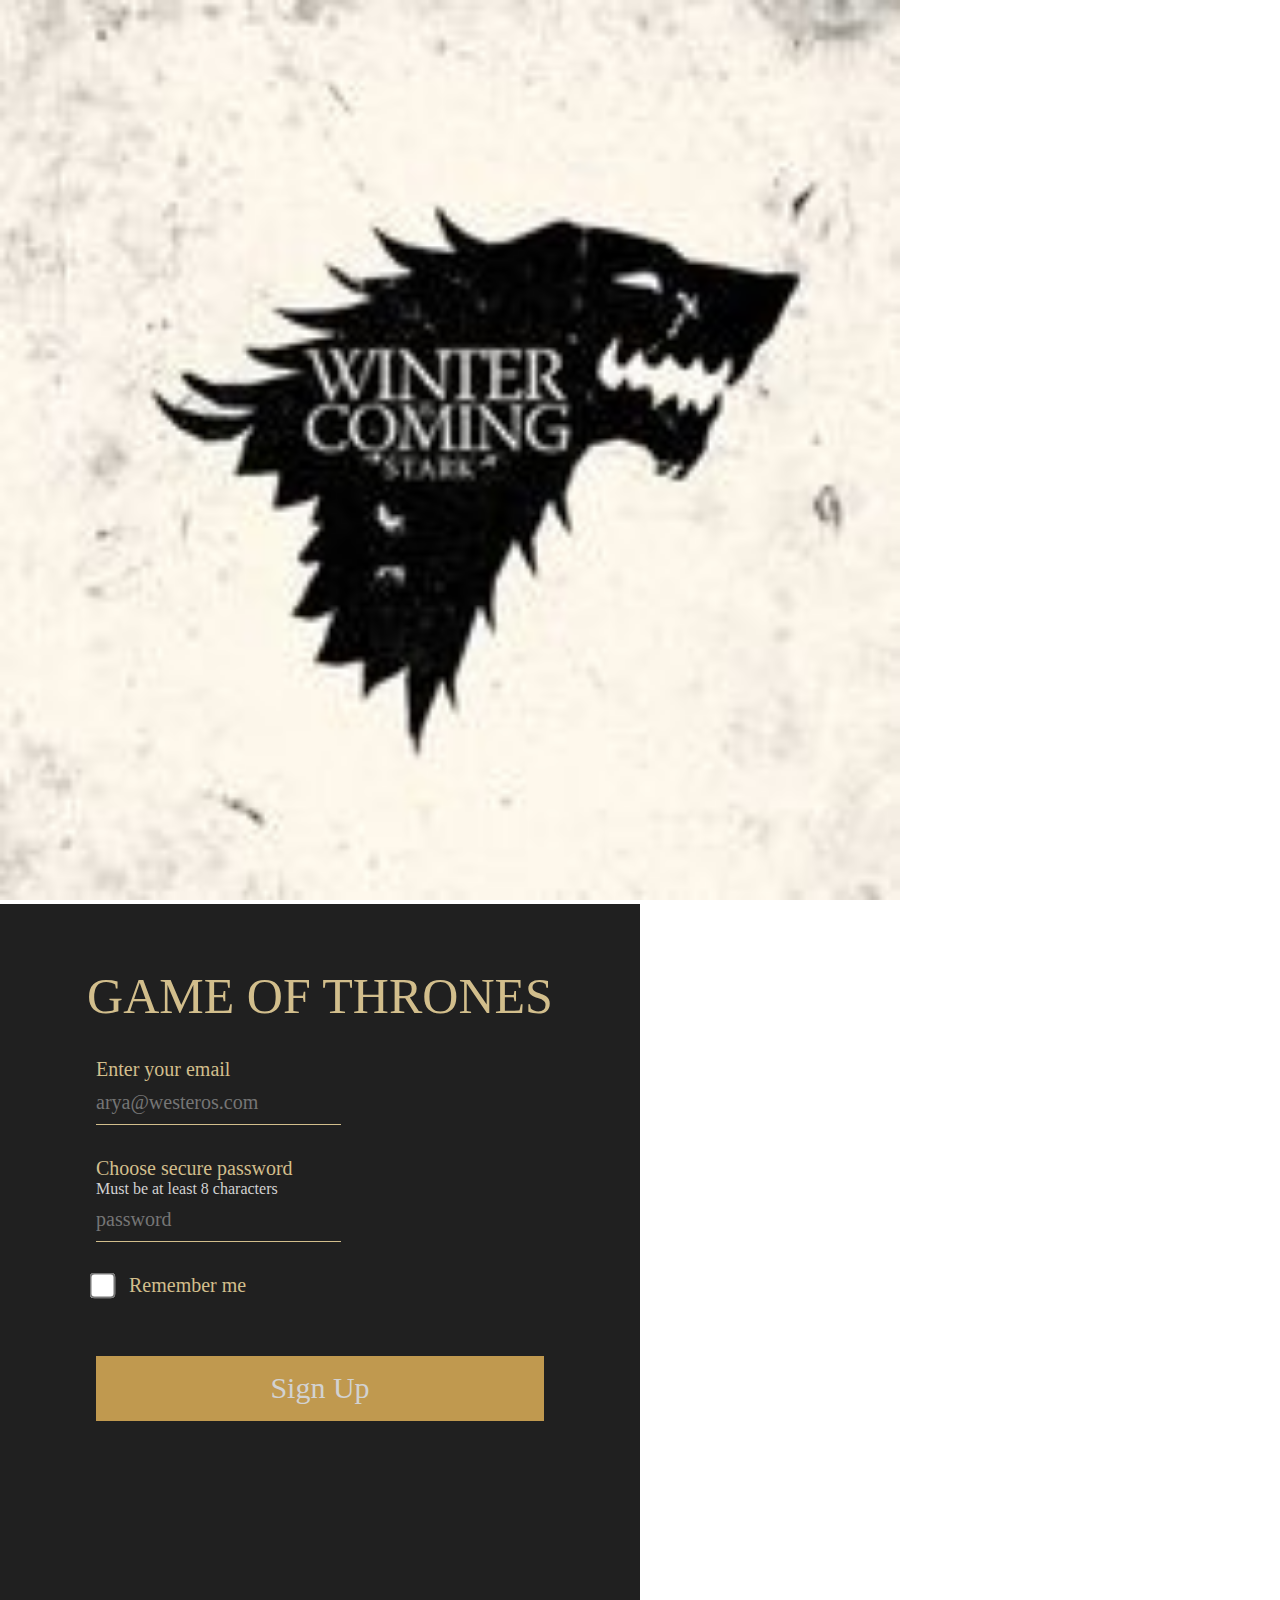
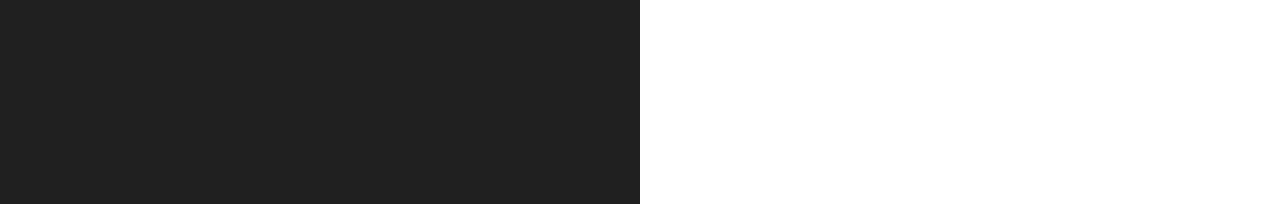
<file: WD_GoT/index.html>
<!DOCTYPE html>
<html lang="en">
<head>
	<meta charset="UTF-8">
	<title>Game of Thrones</title>
	<link rel="stylesheet" href="css/normalize.css">
	<link rel="stylesheet" href="css/style.css">
</head>
<body>
	<main class="container">	
		<section class="section-picture">

			<div class="section-picture__image">	
				<img src="img/winter-coming.jpeg" alt="picter of stark's house">
			</div>
			<!-- /.section-picture__image -->
		</section>

		<section class="first-form">

			<div class="form__wrapper">	

				<h1 class="section-form__title">Game of thrones</h1>

				<div class="first-form__email">
					<label for="email" class="label">Enter your email</label><br>
					<input type="email" class="input" placeholder="arya@westeros.com">
				</div>
				<!-- /.first-form__email -->

				<div class="first-form__password">
					<label for="password" class="password-label">Choose secure password</label><br>
					<span class="hint">Must be at least 8 characters</span><br>
					<input type="password" class="input" placeholder="password">
				</div>
				<!-- /.first-form__password -->

				<div class="first-form__remember-me">
					<label class="check">
						<input type="checkbox" class="check__input">
						<span class="check__box">Remember me</span>
					</label>
				</div>
				<!-- /.form__remember-me -->

				<button class="button">Sign Up</button>

			</div>
			<!-- /.form__wrapper -->

		</section>
		<!-- /.first-form -->

<!-- 		<section class="second-form">

			<div class="form__wrapper">

				<h1 class="section-form__title">Game of thrones</h1>

				<div class="second-form__information">
					<p>You've successfully joined the game. <br>
					Tell us more about yourself.</p>
				</div>

				<div class="second-form__who-are-you">
					<label for="username" class="label">Who are you</label><br>
					<span class="hint">Alpha-numeric username</span><br>
					<input type="text" class="input" placeholder="arye">
				</div>

				<div class="second-form__your-great-house">
					<label for="select" class="label">Your Great House</label><br>
					<input type="text" class="input" placeholder="Select House">
				</div>

				<div class="second-form__your-preferences">
					<label for="textarea" class="label">Your preferences, hobbies, wishes, etc.</label><br><br>
					<textarea name="textarea" cols="50" rows="4" class="textarea" placeholder="I have a long TOKILL list..."></textarea>
				</div>

				<button class="button">Save</button>

			</div>
			
		</section> -->

	</main>
	
</body>
</html>
</file>
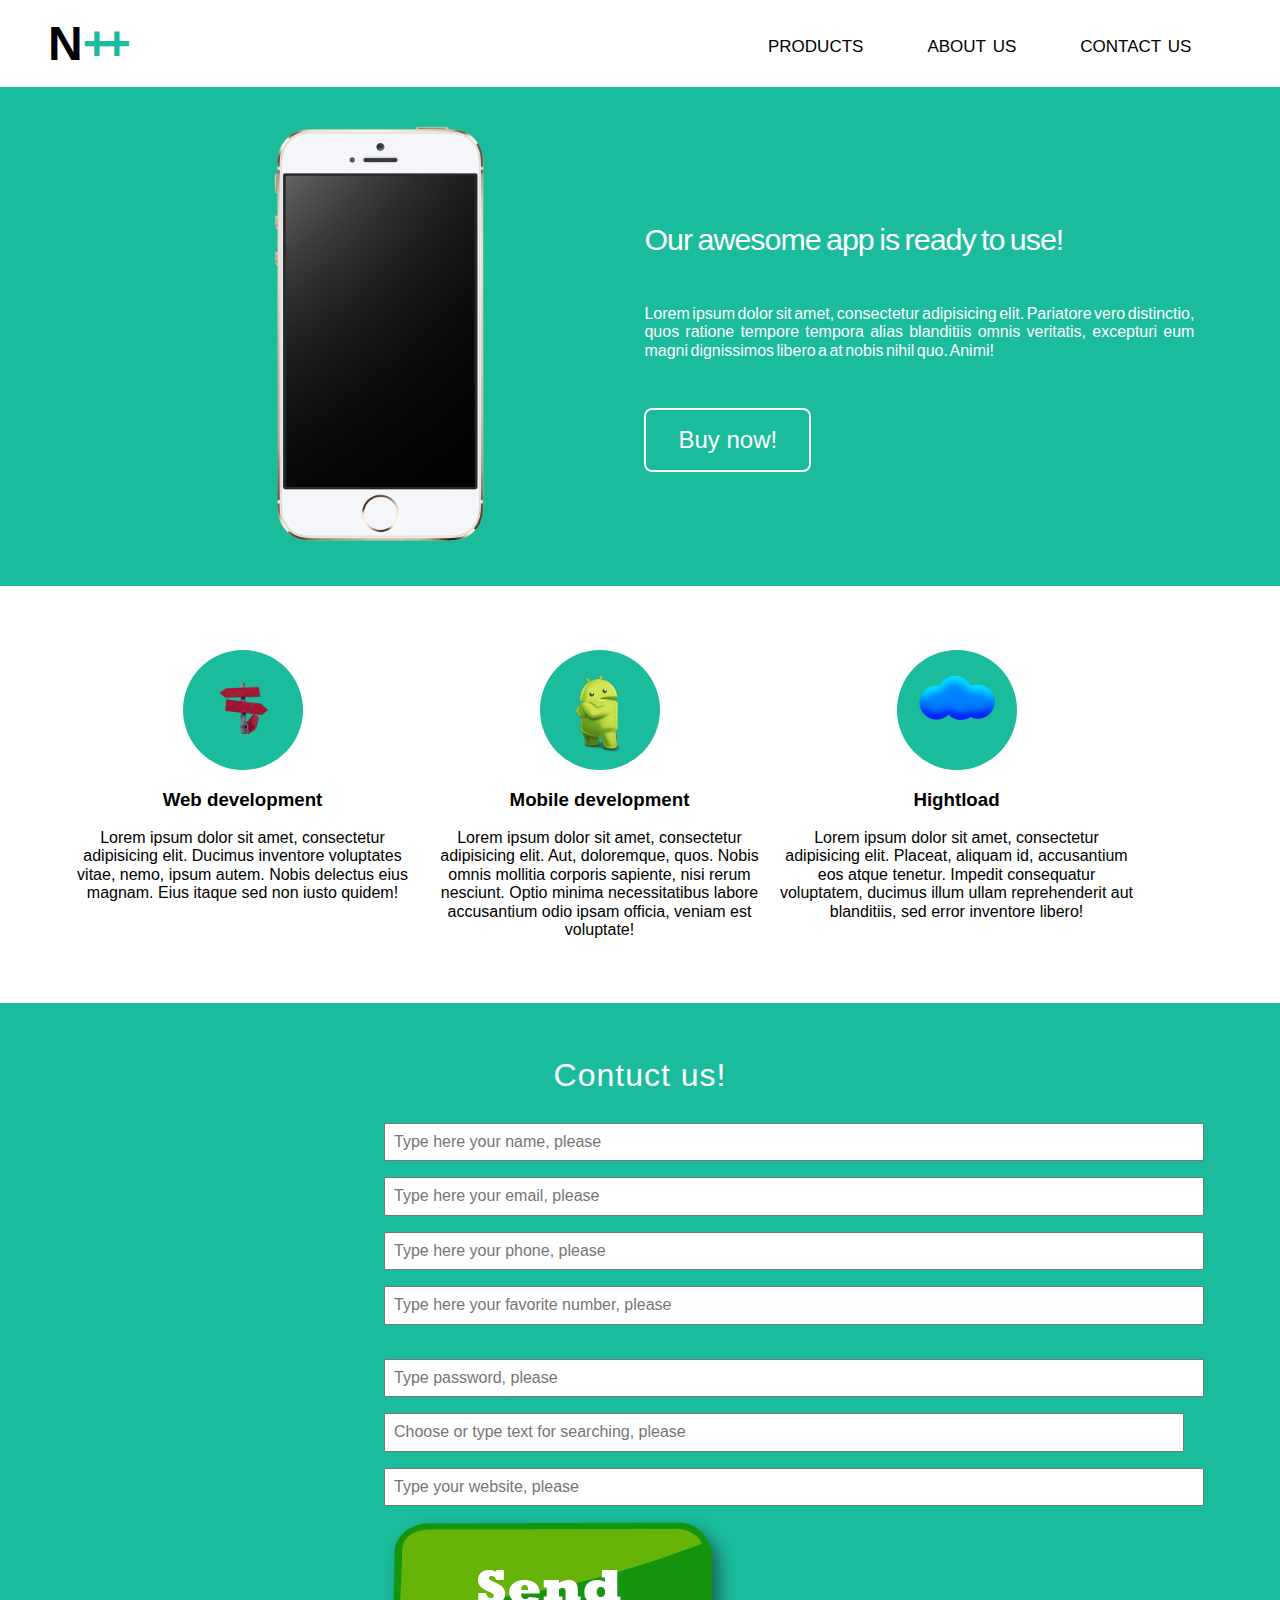
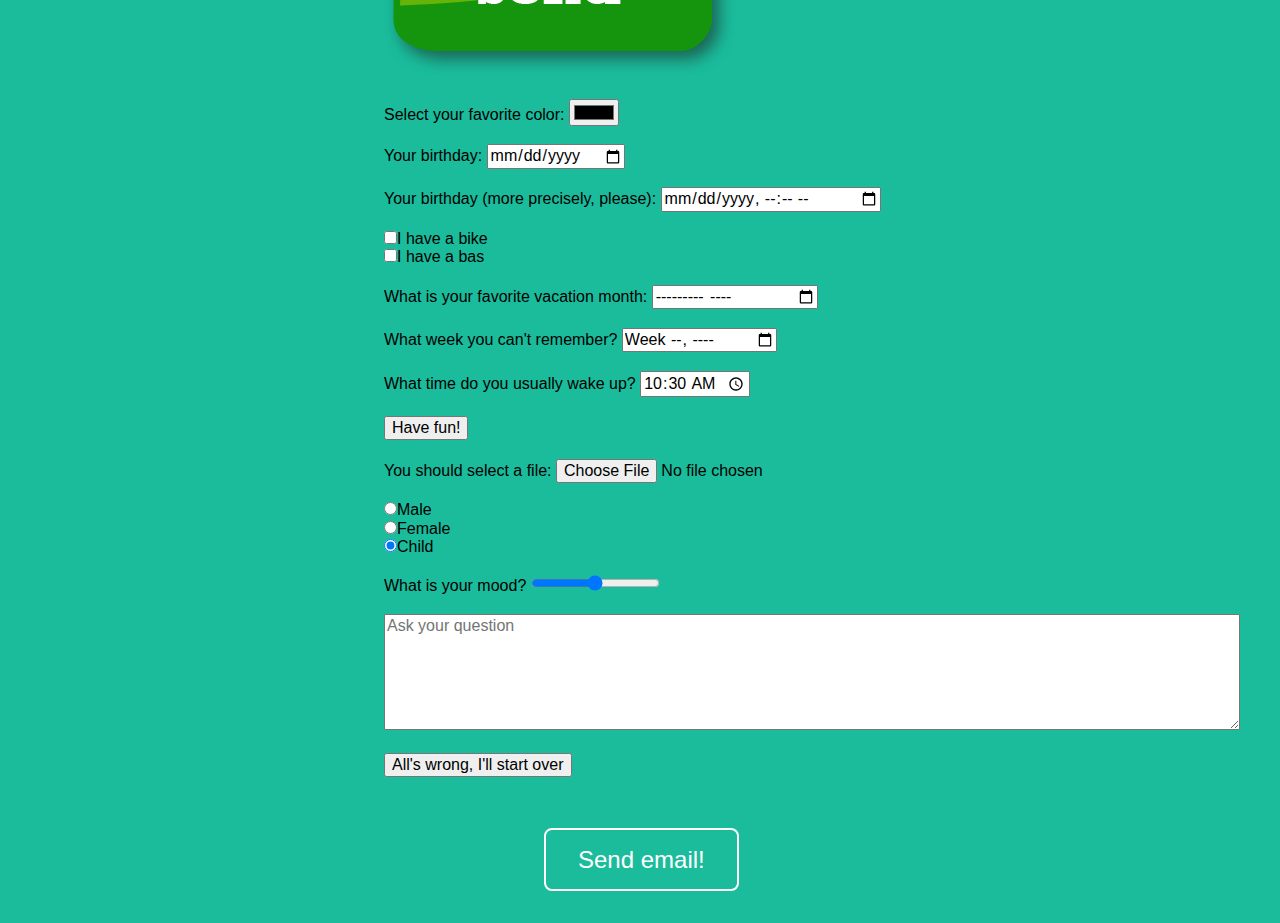
<file: WD_PS1/landing/index.html>
<!DOCTYPE html>
<html lang="en">
<head>
	<meta charset="UTF-8">
	<title>Landing page</title>
	<link rel="stylesheet" href="css/normalize.css">
	<link rel="stylesheet" href="css/style.css">
</head>
<body>
	<header class="header">
		<nav class="header__logo">
			<a href="#" class="link_hover">N<span class="header__logo-color-part">++</span></a>
		</nav>
		
		<nav class="header__menu">
			<div class="header__menu-nav">
				<a href="#">products</a>
			</div>
			<div class="header__menu-nav">
				<a href="#">about us</a>
			</div>
			<div class="header__menu-nav">
				<a href="#">contact us</a>
			</div>			
			
		</nav>
	</header>

	<main class="main">
		<div class="container">

			<div class="main-img">
				<img src="img/iphone.png" alt="iphone picture">
			</div>
			<!-- /.main-img -->

			<div class="main-text">
				
				<h1 class="main-text__title">Our awesome app is ready to use!</h1>

				<p class="main-text__description">
					Lorem ipsum dolor sit amet, consectetur adipisicing elit. Pariatore vero distinctio, quos ratione tempore tempora alias blanditiis omnis veritatis, excepturi eum magni dignissimos libero a at nobis nihil quo. Animi!
				</p>

				<button class="button">Buy now!</button>
			</div>
			<!-- /.main-text -->
		</div>
		
	</main>

	<section class="features">

		<div class="container">

			<div class="features-wrap">
				
				<div class="features-block">
					<div class="features-block__img">
						<img src="img/direction.png" alt="choosing-decision">
					</div>
					<!-- /.features-block__img -->

					<h3 class="feature-block__title">Web development</h3>

					<div class="feature-block__text">
						Lorem ipsum dolor sit amet, consectetur adipisicing elit. Ducimus inventore voluptates vitae, nemo, ipsum autem. Nobis delectus eius magnam. Eius itaque sed non iusto quidem!
					</div>
					<!-- /.feature-block__text -->
				</div>
				<!-- /.features-block -->

				<div class="features-block">
					<div class="features-block__img">
						<img src="img/android.png" alt="android">
					</div>
					<!-- /.features-block__img -->

					<h3 class="feature-block__title">Mobile development</h3>

					<div class="feature-block__text">
						Lorem ipsum dolor sit amet, consectetur adipisicing elit. Aut, doloremque, quos. Nobis omnis mollitia corporis sapiente, nisi rerum nesciunt. Optio minima necessitatibus labore accusantium odio ipsam officia, veniam est voluptate!
					</div>
					<!-- /.feature-block__text -->
				</div>
				<!-- /.features-block -->

				<div class="features-block">
					<div class="features-block__img">
						<img src="img/cloud.png" alt="cloud">
					</div>
					<!-- /.features-block__img -->

					<h3 class="feature-block__title">Hightload</h3>

					<div class="feature-block__text">
						Lorem ipsum dolor sit amet, consectetur adipisicing elit. Placeat, aliquam id, accusantium eos atque tenetur. Impedit consequatur voluptatem, ducimus illum ullam reprehenderit aut blanditiis, sed error inventore libero!
					</div>
					<!-- /.feature-block__text -->
				</div>
				<!-- /.features-block -->
			</div>
			<!-- /.features-wrap -->
		</div>
		<!-- /.container -->

	</section>

	<footer class="contact">
		
		<h1 class="contact__title">Contuct us!</h1>

		<div class="contact-inputs">
			<form>
				<input type="text" class="contact-inputs__field" name="username" placeholder="Type here your name, please"><br>
				<input type="email" class="contact-inputs__field" name="email" placeholder="Type here your email, please"><br>
				<input type="tel" class="contact-inputs__field" name="tel" placeholder="Type here your phone, please"><br>
				<input type="number" class="contact-inputs__field" name="number" placeholder="Type here your favorite number, please"><br>
				<input type="hidden" class="contact-inputs__field" name="hidden" placeholder="This is hidden information here. You can't see it, sorry."><br>
				<input type="password" class="contact-inputs__field" name="psw" placeholder="Type password, please"><br>
				<input type="search" class="contact-inputs__field" name="search" placeholder="Choose or type text for searching, please"><br>
				<input type="url" class="contact-inputs__field" name="url" placeholder="Type your website, please"><br>
				<input type="image" src="img/send-image.png" alt="send submit"><br><br>
				Select your favorite color: 
				<input type="color" name="color"><br><br>
				Your birthday: 
				<input type="date" name="date"><br><br>
				Your birthday (more precisely, please): 
				<input type="datetime-local" name="datetime-local"><br><br>

				<input type="checkbox" name="vehicle1" value="Bike">I have a bike<br>
				<input type="checkbox" name="vehicle1" value="Bike">I have a bas<br><br>

				What is your favorite vacation month: 
				<input type="month" name="month"><br><br>
				What week you can't remember?
				<input type="week" name="week"><br><br>
				What time do you usually wake up?
				<input type="time" name="time" value='10:30'><br><br>
				<input type="button" onclick="alert('Do not press any horrible button. It may be dangerous!!!!')" value="Have fun!"><br><br>
				You should select a file:
				<input type="file" name="file"><br><br>

				<input type="radio" name="radio" value="male" checked>Male<br>
				<input type="radio" name="radio" value="female" checked>Female<br>
				<input type="radio" name="radio" value="child" checked>Child<br><br>

				What is your mood?
				<input type="range" name="range"><br><br>

				<textarea name="textarea" cols="90" rows="6" placeholder="Ask your question"></textarea><br><br>

				<input type="reset" value="All's wrong, I'll start over"><br><br>		
				<input type="submit" class="button submit" value="Send email!">

			</form>
		</div>
		<!-- /.contact__inputs -->

	</footer>

</body>
</html>
</file>
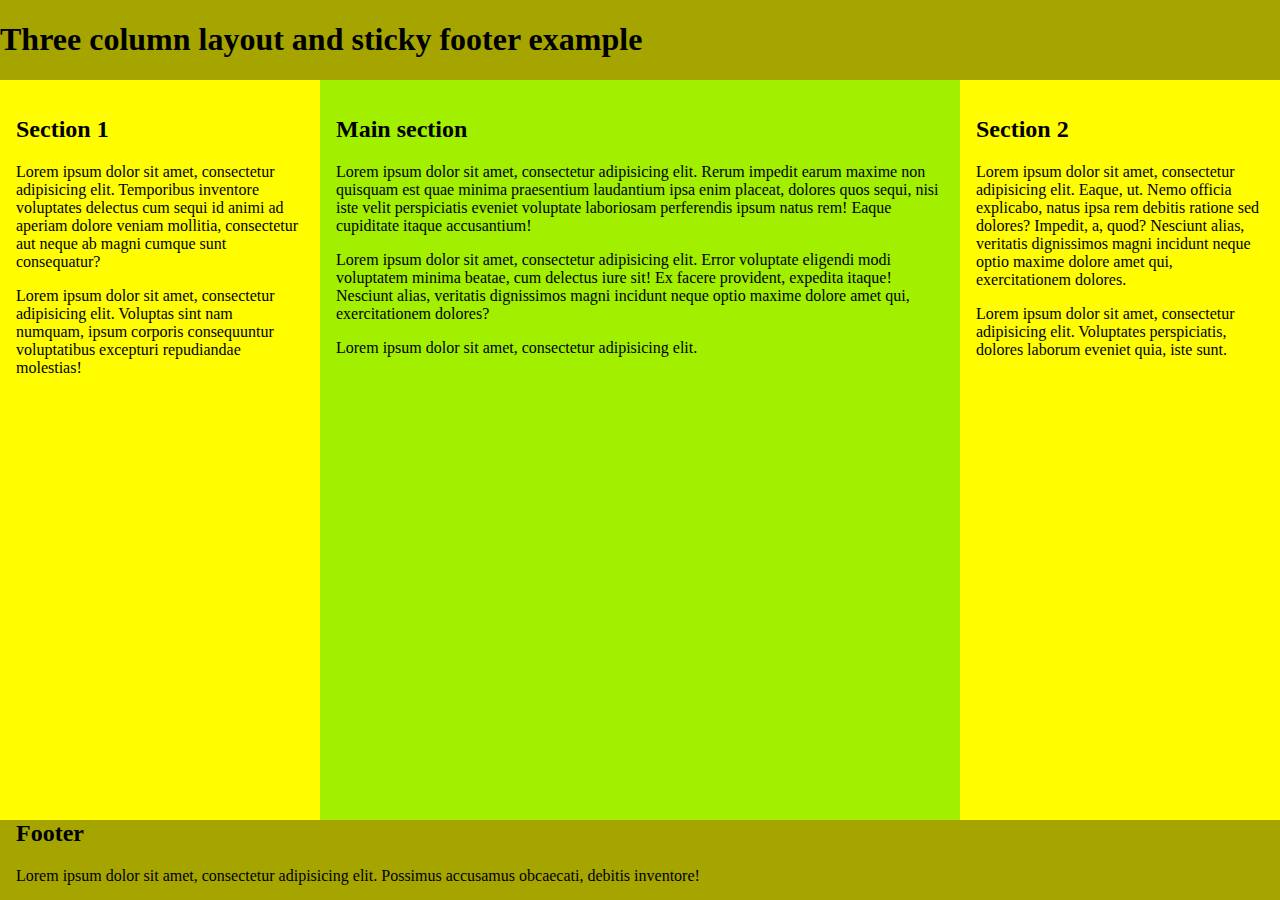
<file: WD_PS1/three-column-layout/index.html>
<!DOCTYPE html>
<html lang="en">
<head>
	<meta charset="UTF-8">
	<title>3-column-layout</title>
	<link rel="stylesheet" href="style.css">
</head>
<body>
	<header>
		<h1>Three column layout and sticky footer example</h1>
	</header>

	<main class="row">
		<article class="column left">
			<h2>Section 1</h2>

			<p>Lorem ipsum dolor sit amet, consectetur adipisicing elit. Temporibus inventore voluptates delectus cum sequi id animi ad aperiam dolore veniam mollitia, consectetur aut neque ab magni cumque sunt consequatur?</p>

			<p>Lorem ipsum dolor sit amet, consectetur adipisicing elit. Voluptas sint nam numquam, ipsum corporis consequuntur voluptatibus excepturi repudiandae molestias!</p>
		</article>
			
		<article class="column middle">
			<h2>Main section</h2>

			<p>Lorem ipsum dolor sit amet, consectetur adipisicing elit. Rerum impedit earum maxime non quisquam est quae minima praesentium laudantium ipsa enim placeat, dolores quos sequi, nisi iste velit perspiciatis eveniet voluptate laboriosam perferendis ipsum natus rem! Eaque cupiditate itaque accusantium!</p>

			<p>Lorem ipsum dolor sit amet, consectetur adipisicing elit. Error voluptate eligendi modi voluptatem minima beatae, cum delectus iure sit! Ex facere provident, expedita itaque! Nesciunt alias, veritatis dignissimos magni incidunt neque optio maxime dolore amet qui, exercitationem dolores?</p>

			<p>Lorem ipsum dolor sit amet, consectetur adipisicing elit.</p>
		</article>

		<article class="column right">
			<h2>Section 2</h2>

			<p>Lorem ipsum dolor sit amet, consectetur adipisicing elit. Eaque, ut. Nemo officia explicabo, natus ipsa rem debitis ratione sed dolores? Impedit, a, quod? Nesciunt alias, veritatis dignissimos magni incidunt neque optio maxime dolore amet qui, exercitationem dolores.</p>

			<p>Lorem ipsum dolor sit amet, consectetur adipisicing elit. Voluptates perspiciatis, dolores laborum eveniet quia, iste sunt.</p>	
		</article>

	</main>	

	<footer class="bottom">
		<h2>Footer</h2>
		<p>Lorem ipsum dolor sit amet, consectetur adipisicing elit. Possimus accusamus obcaecati, debitis inventore!</p>
	</footer>
	
</body>
</html>
</file>
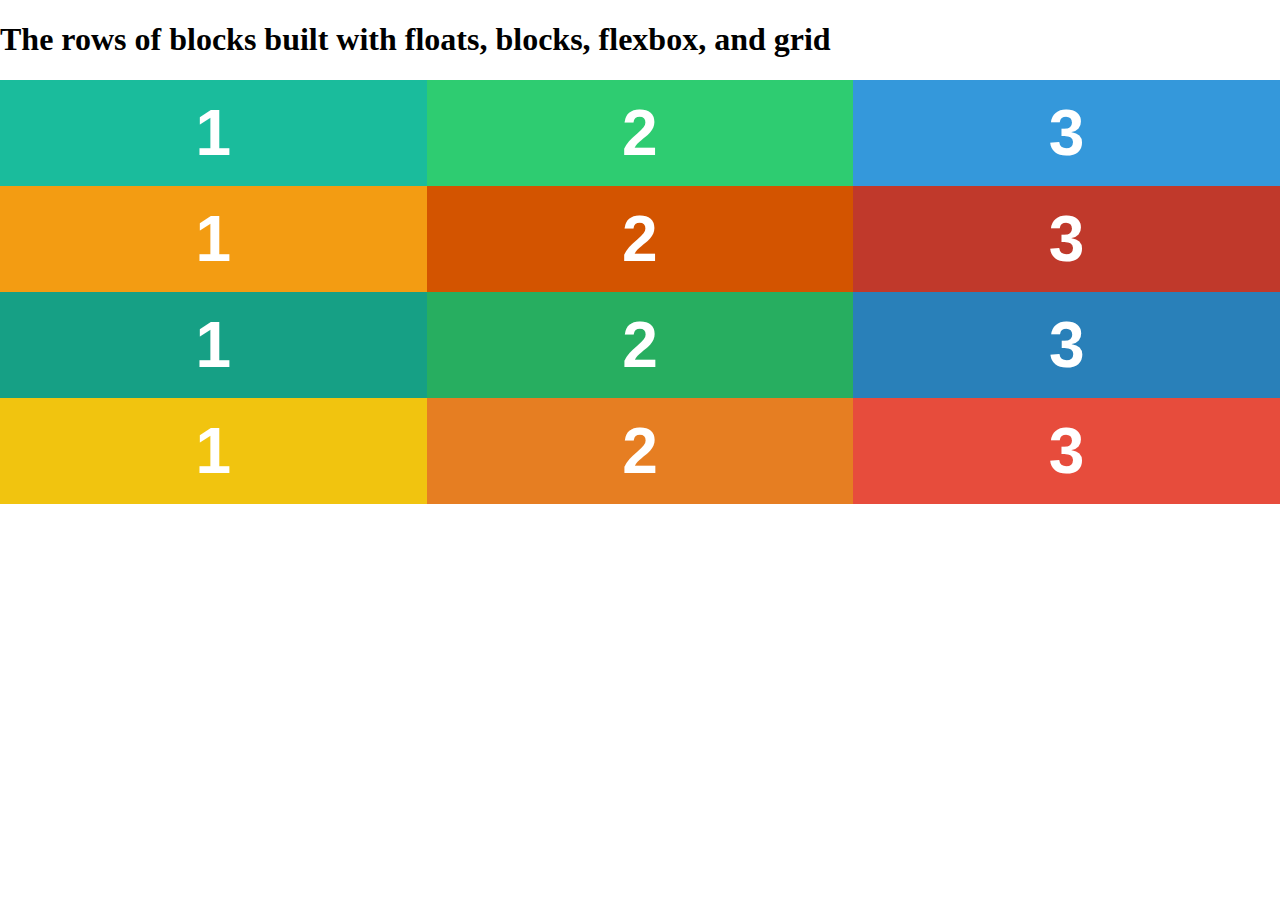
<file: WD_PS1/warm-up/index.html>
<!DOCTYPE html>
<html lang="en">
<head>
  <meta charset="UTF-8">
  <meta name="viewport" content="width=device-width, initial-scale=1.0">
  <meta http-equiv="X-UA-Compatible" content="ie=edge">
  <title>Test page</title>
  <style media="screen">
    body {
      margin: 0;
      font-size: 0;
    }
    
    * {
      box-sizing: border-box;
    }

    h1 {
      font-size: 2rem;
    }
    
    .column {
      font-size: 4rem;
      color: white;
      font-weight: bold;
      font-family: Helvetica;
      text-align: center;
      padding: 1rem;
      width: 33.33%;
    }
    
    .floats {
      overflow: hidden;
    }

    .floats .column {      
      float: left;
    }
    
    .blocks .column {
      display: inline-block;

    }

    .flexbox {
      display: flex;
      justify-content: space-between;
    }

    .grid {
      display: grid;
      grid-template-columns: 1fr 1fr 1fr;
      /*grid-column-gap: 8px;*/
    }

    .grid .column {
      width: 100%;
    }

  </style>
</head>
<body>
  <h1>The rows of blocks built with floats, blocks, flexbox, and grid</h1>
  <section class="floats">  	
    <div class="column" style="background-color: #1abc9c">1</div>
    <div class="column" style="background-color: #2ecc71">2</div>
    <div class="column" style="background-color: #3498db">3</div>    
  </section>
  <section class="blocks">
    <div class="column" style="background-color: #f39c12">1</div>
    <div class="column" style="background-color: #d35400">2</div>
    <div class="column" style="background-color: #c0392b">3</div>
  </section>
  <section class="flexbox">  	
    <div class="column" style="background-color: #16a085">1</div>
    <div class="column" style="background-color: #27ae60">2</div>
    <div class="column" style="background-color: #2980b9">3</div>
  </section>
  <section class="grid">  	
    <div class="column" style="background-color: #f1c40f">1</div>
    <div class="column" style="background-color: #e67e22">2</div>
    <div class="column" style="background-color: #e74c3c">3</div>
  </section>
</body>
</html>
</file>
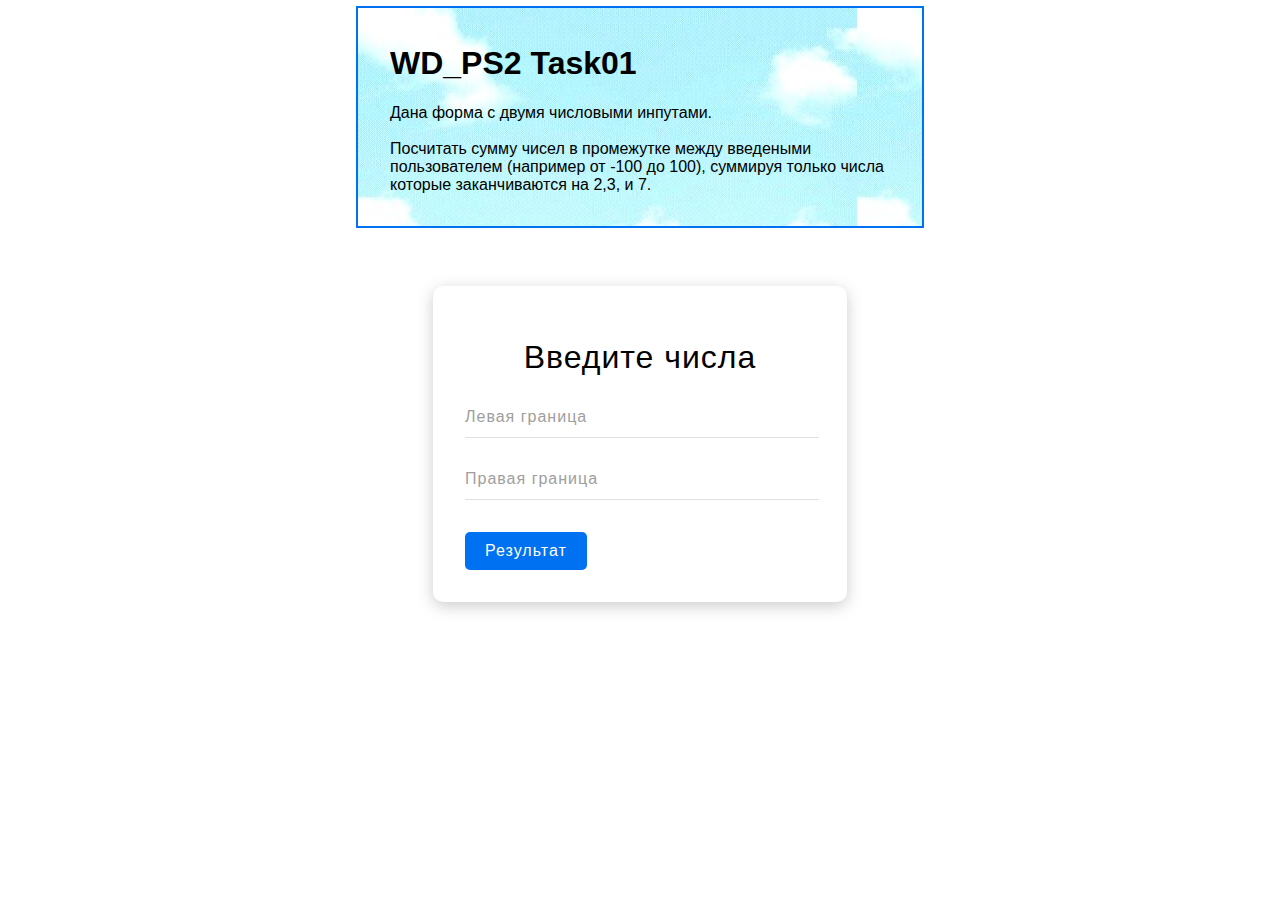
<file: WD_PS2/warming-up/task01/task01.html>
<!DOCTYPE html>
<html lang="ru">
<head>
	<meta charset="UTF-8">
	<title>WD_PS2 Task01</title>
	
	<link rel="stylesheet" href="task01.css">
</head>
<body>
	<main class="main">

		<section class="task">
			<h1>WD_PS2 Task01</h1>
			<p>
				Дана форма с двумя числовыми инпутами. <br><br>Посчитать сумму чисел в промежутке между введеными пользователем (например от -100 до 100), суммируя только числа которые заканчиваются на 2,3, и 7.
			</p>
		</section>
		<!-- /.task -->

		<section class="solution">
			<form class="solution-form" id="solution-form">

				<h1 class="solution-form__title">Введите числа</h1>

				<div class="solution-form__group">
					<input type="text" class="solution-form__input" name="leftMark" placeholder=" ">
					<label for="task01.js" class="solution-form__label">Левая граница</label>
				</div>
				
				<div class="solution-form__group">
					<input type="text" class="solution-form__input" name="rightMark" placeholder=" ">
					<label for="task01.js" class="solution-form__label">Правая граница</label>
				</div>

				<button class="solution-form__button" id="result">Результат</button>
			</form>
		</section>
		<!-- /.solution -->
		
	</main>

	<script src="task01.js"></script>
</body>
</html>
</file>
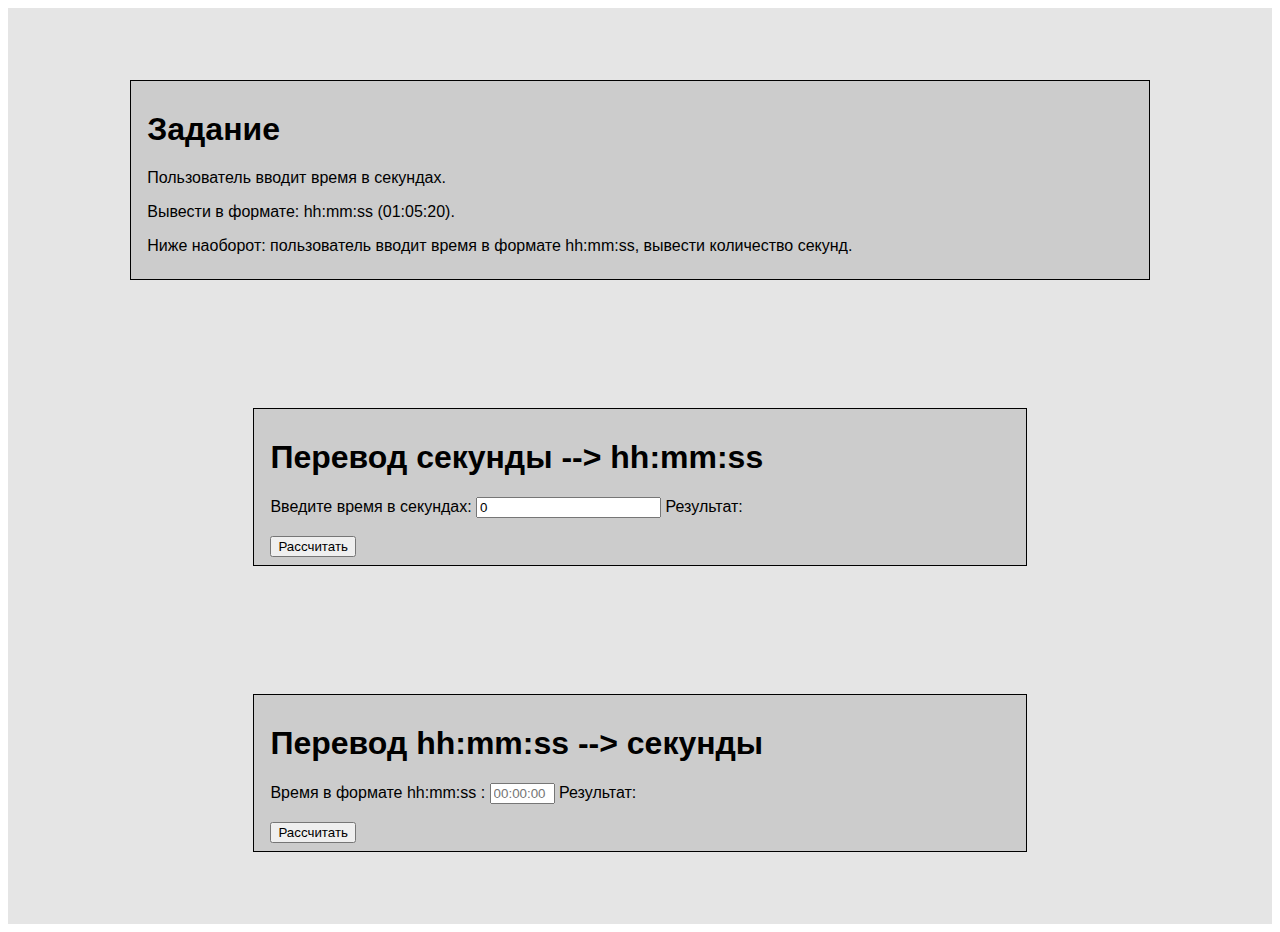
<file: WD_PS2/warming-up/task02/task02.html>
<!DOCTYPE html>
<html lang="en">
<head>
	<meta charset="UTF-8">
	<title>WD_PS2 Task02</title>
	<link rel="stylesheet" href="task02.css">
</head>
<body>
	<main class="main">

		<header class="content task">
			<h1>Задание</h1>
			<p>Пользователь вводит время в секундах.</p>
			<p>Вывести в формате: hh:mm:ss (01:05:20).</p>
			<p>Ниже наоборот: пользователь вводит время в формате hh:mm:ss, вывести количество секунд.</p>
		</header>

		<section class="content solution">
			<h1>Перевод секунды --> hh:mm:ss</h1>
			<form id="task1">
				<label class="solution-form__label">Введите время в секундах: </label>
				<input type="number" class="solution-form__input" name="seconds" value="0" min="0" > <!--  max="86400" > -->
				<label class="solution-form__label" id="result-time">   Результат:</label>				
				<br><br>
				<button class="solution-form__button">Рассчитать</button>
			</form>			
		</section>

		<section class="content solution">
			<h1>Перевод hh:mm:ss --> секунды</h1>
			<form id="task2">
				<label class="solution-form__label">Время в формате hh:mm:ss : </label>
				<input type="text" class="solution-form__input" name="time" placeholder="00:00:00" size="5">
				<label class="solution-form__label" id="result-seconds">   Результат:</label>				
				<br><br>
				<button class="solution-form__button">Рассчитать</button>
			</form>
			<!-- /.task2 -->
		</section>

	</main>

	<script src="task02.js"></script>
</body>
</html>
</file>
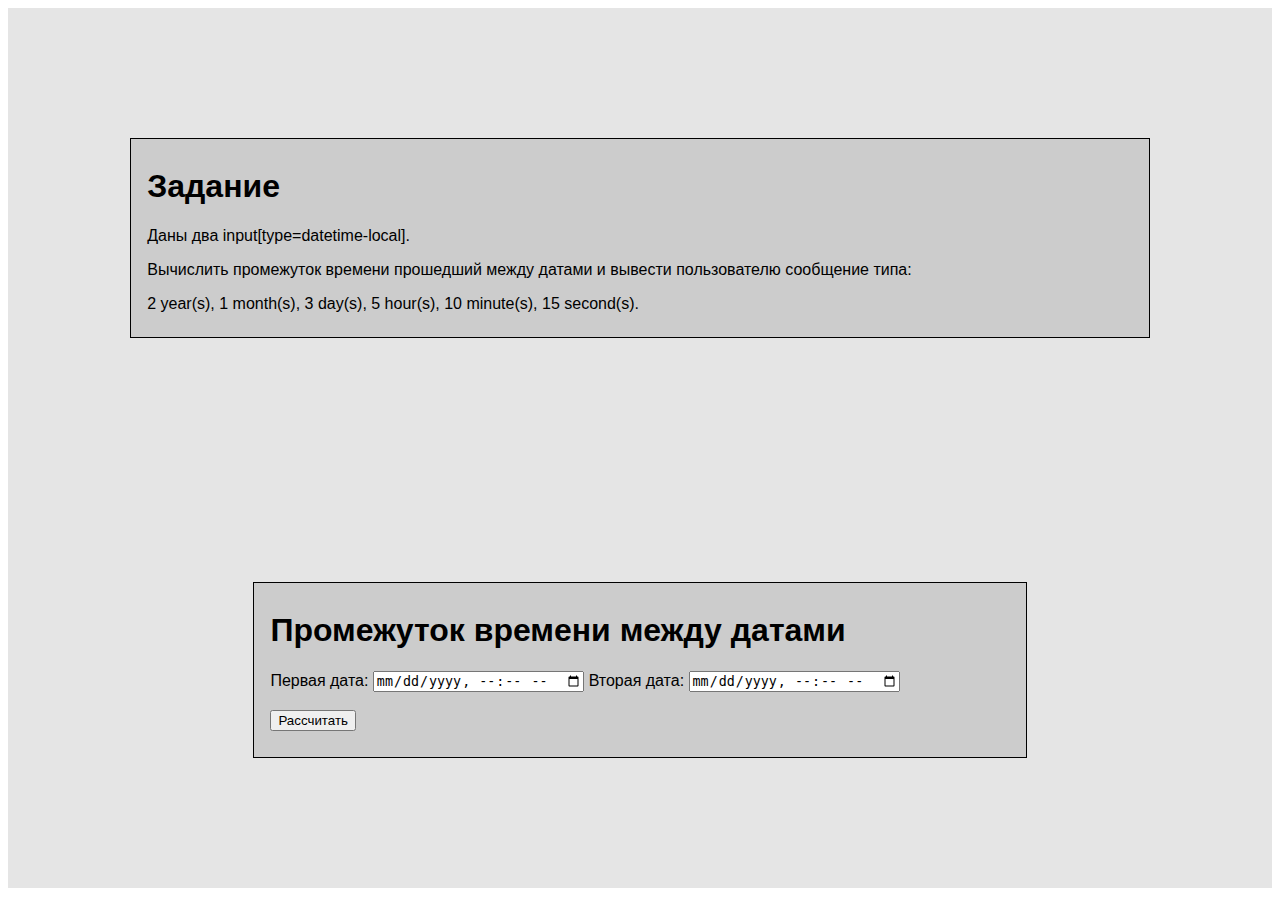
<file: WD_PS2/warming-up/task03/task03.html>
<!DOCTYPE html>
<html lang="en">
<head>
	<meta charset="UTF-8">
	<title>WD_PS2 Task03</title>
	<link rel="stylesheet" href="task03.css">
</head>
<body>
	<main class="main">

		<header class="content task">
			<h1>Задание</h1>
			<p>Даны два input[type=datetime-local].</p>
			<p>Вычислить промежуток времени прошедший между датами и вывести пользователю сообщение типа: </p>
			<p>2 year(s), 1 month(s), 3 day(s), 5 hour(s), 10 minute(s), 15 second(s).</p>
		</header>

		<section class="content solution">
			<h1>Промежуток времени между датами</h1>
			<form id="task">
				<label class="solution-form__label">Первая дата: </label>
				<input type="datetime-local" class="solution-form__input" name="date1">
				<label class="solution-form__label">Вторая дата: </label>
				<input type="datetime-local" class="solution-form__input" name="date2">							
				<br><br> 
				<button class="solution-form__button">Рассчитать</button>
				<br><br> 
				<label class="solution-form__label" id="result"></label>	
			</form>			
		</section>
		
	</main>

	<script src="task03.js"></script>
</body>
</html>
</file>
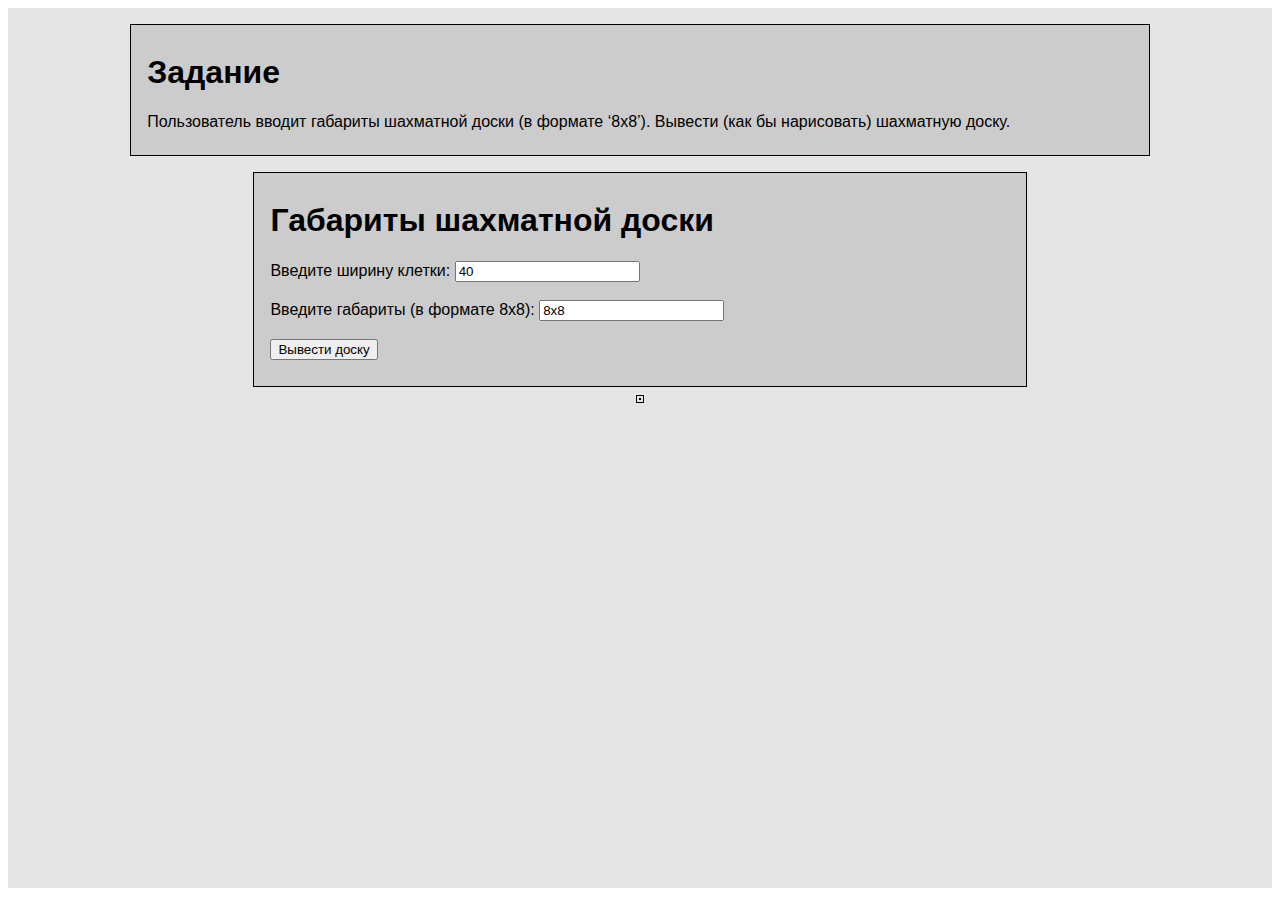
<file: WD_PS2/warming-up/task04/task04.html>
<!DOCTYPE html>
<html lang="en">
<head>
	<meta charset="UTF-8">
	<title>WD_PS2 Task04</title>
	<link rel="stylesheet" href="task04.css">
</head>
<body>
	<main class="main">

		<header class="content task">
			<h1>Задание</h1>
			<p>Пользователь вводит габариты шахматной доски (в формате ‘8x8’). Вывести (как бы нарисовать) шахматную доску.</p>
		</header>

		<section class="content solution">
			<h1>Габариты шахматной доски </h1>
			<form id="task">
				<label class="solution-form__label">Введите ширину клетки: </label>
				<input type="number" class="solution-form__input" name="poleWidth" value="40" min="9">
				<br><br>
				<label class="solution-form__label">Введите габариты (в формате 8х8): </label>
				<input type="text" class="solution-form__input" name="dimensions" value="8x8">
				<br><br> 
				<button class="solution-form__button">Вывести доску</button>
				<br><br> 
				<label class="solution-form__label" id="result"></label>	
			</form>			
		</section>

		<div id="chessBoard"></div>
		
	</main>

	<script src="task04.js"></script>
</body>
</html>
</file>
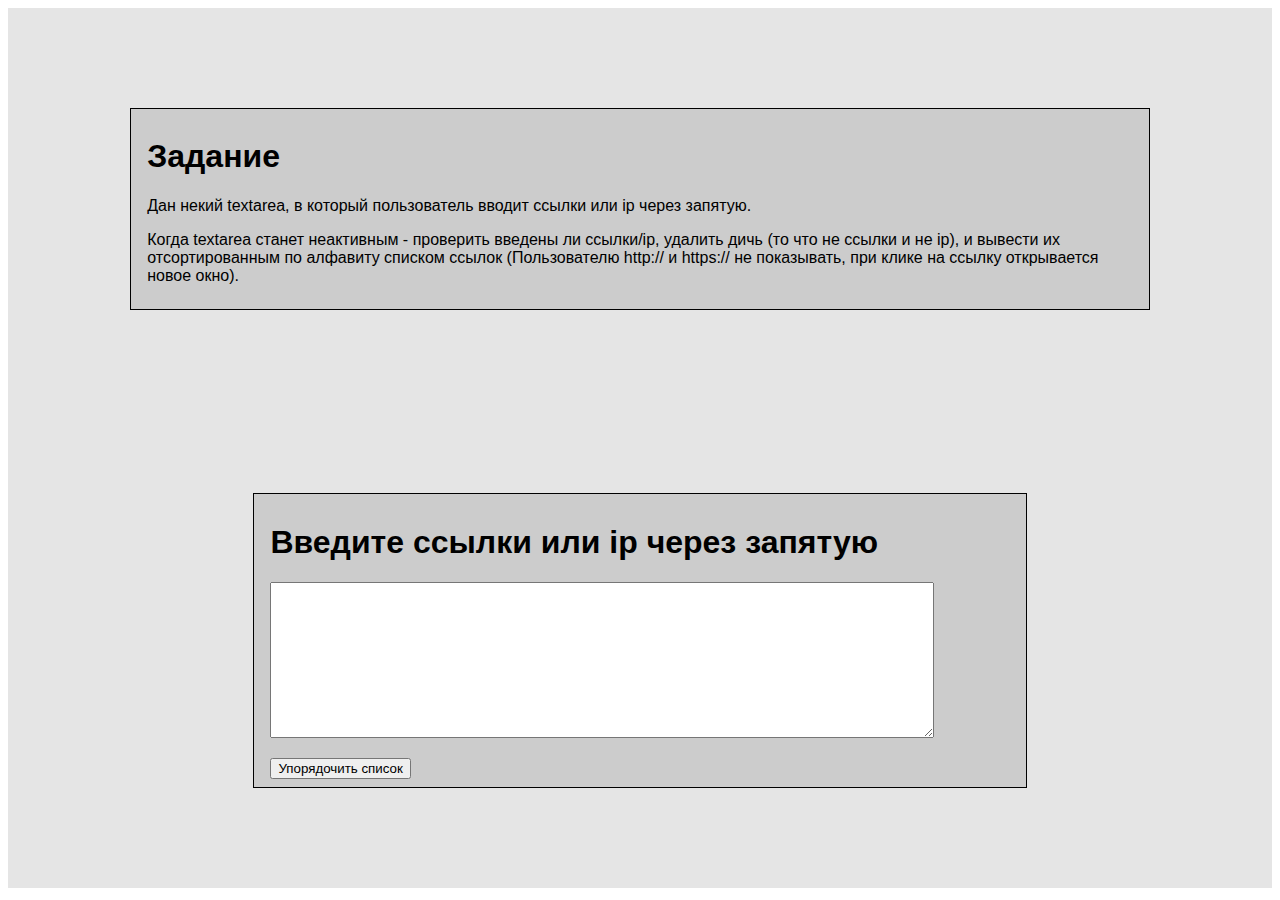
<file: WD_PS2/warming-up/task05/task05.html>
<!DOCTYPE html>
<html lang="en">
<head>
	<meta charset="UTF-8">
	<title>WD_PS2 Task05</title>
	<link rel="stylesheet" href="task05.css">
</head>
<body>
	<main class="main">

		<header class="content task">
			<h1>Задание</h1>
			<p>Дан некий textarea, в который пользователь вводит ссылки или ip через запятую.</p>
			<p>Когда textarea станет неактивным - проверить введены ли ссылки/ip, удалить дичь (то что не ссылки и не ip), и вывести их отсортированным по алфавиту списком ссылок (Пользователю http:// и https:// не показывать, при клике на ссылку открывается новое окно).</p>
		</header>

		<section class="content solution">
			<h1>Введите ссылки или ip через запятую</h1>			
			<form id="task">
				<p><textarea class="solution-form__input" name="text" cols="80" rows="10" onchange="orderliness()"></textarea></p>
				<button class="solution-form__button">Упорядочить список</button>
				<div id="links"></div>
			</form>			
		</section>		
		
	</main>

	<script src="task05.js"></script>
</body>
</html>
</file>
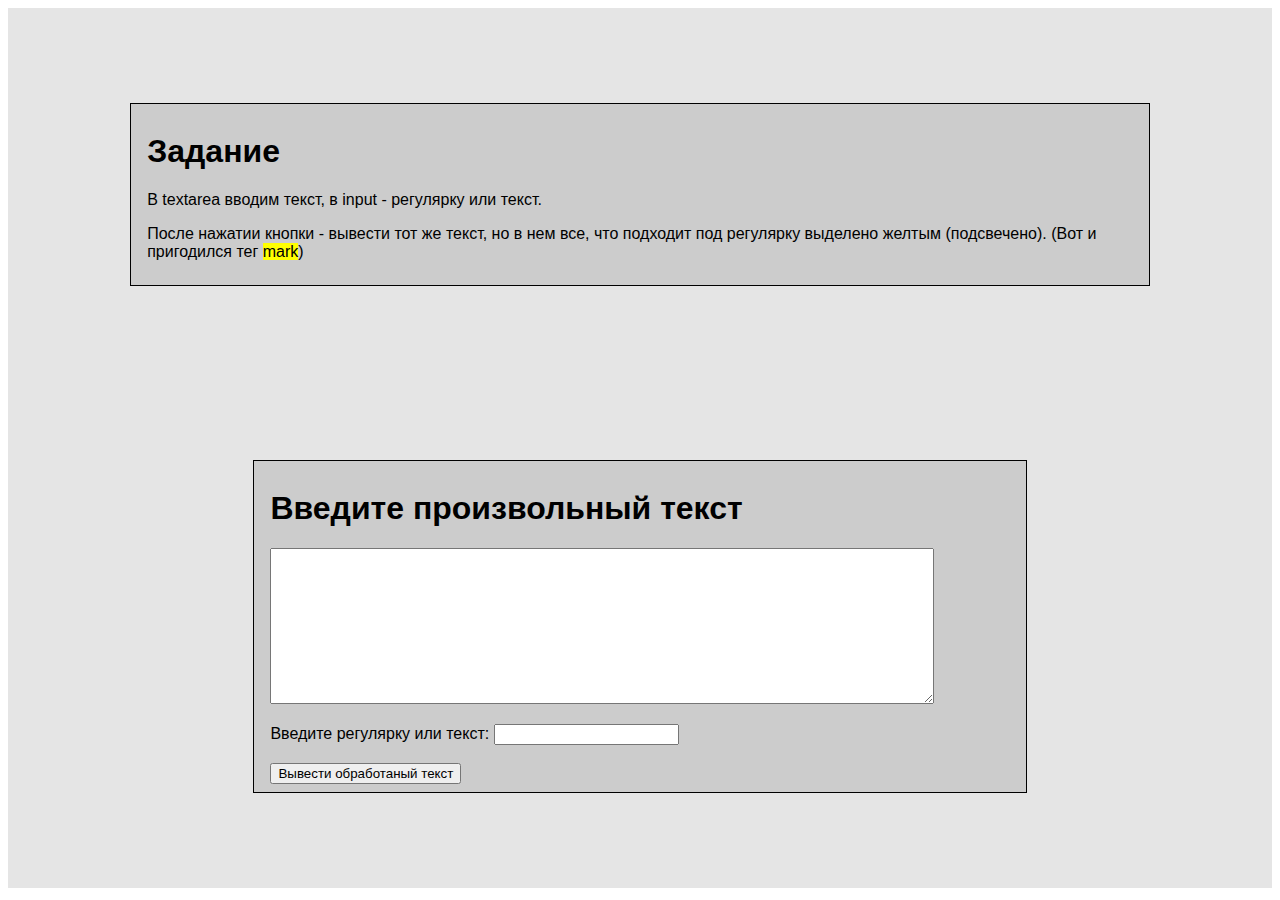
<file: WD_PS2/warming-up/task06/task06.html>
<!DOCTYPE html>
<html lang="en">
<head>
	<meta charset="UTF-8">
	<title>WD_PS2 Task06</title>
	<link rel="stylesheet" href="task06.css">
</head>
<body>
	<main class="main">

		<header class="content task">
			<h1>Задание</h1>
			<p>В textarea вводим текст, в input - регулярку или текст.</p>
			<p>После нажатии кнопки - вывести тот же текст, но в нем все, что подходит под регулярку выделено желтым (подсвечено). (Вот и пригодился тег <mark>mark</mark>)</p>
		</header>

		<section class="content solution">
			<h1>Введите произвольный текст</h1>			
			<form id="task">
				<p><textarea class="solution-form__input" name="text" cols="80" rows="10"></textarea></p>				
				<label class="solution-form__label">Введите регулярку или текст: </label>
				<input type="text" class="solution-form__input" name="regular"><br><br>
				<button class="solution-form__button">Вывести обработаный текст</button>
				<div id="markedText"></div>
			</form>			
		</section>		
		
	</main>

	<script src="task06.js"></script>
</body>
</html>
</file>
<file: WD_GoT/css/style.css>
button:focus {
	outline: none;
}
.container {
	height: 100vh;
	width: 100%;
	margin: 0 auto;
}
.section-picture {
	display: inline-block;
	width: 49.7%;
}
.section-picture__image {
	height: 100vh;
}
.section-picture__image > img {
	height: 100vh;
}
.first-form {
	display: inline-block;
	width: 50%;
	height: 100vh;
	vertical-align: top;
	background-color: rgb(32, 32, 32);
	color: rgb(210, 190, 140);
}
.second-form {
	display: inline-block;
	width: 50%;
	height: 100vh;
	vertical-align: top;
	background-color: rgb(32, 32, 32);
	color: rgb(210, 190, 140);
}
.form__wrapper {
	vertical-align: middle;
}
.section-form__title {
	font-weight: 500;
	text-align: center;
	text-transform: uppercase;
	font-size: 50px;
	margin-top: 10%;
	margin-bottom: 5%;
}
.label,.input,.check,.password-label,.textarea {
	margin-left: 15%;	
	font-size: 20px;
}
.label,.input,.check__input {
	margin-bottom: 5%;
}
.password-label{
	padding: 0;
}
.input {
	border: none;
	border-bottom: 1px solid rgb(210, 190, 140);
	background-color: transparent;
	font-size: 20px;
	padding: 10px 0;
}
.hint,.button,.second-form__information {
	color: rgb(210, 210, 210);
	margin-left: 15%;
}
.check__input {
	transform: scale(2);
	background: rgb(210, 190, 140);
}
.check__box {
	padding-left: 15px;
}
.button {
	margin-top: 5%;	
	border: none;
	background-color: rgb(192,153,79);
	padding: 15px;
	font-size: 30px;
	font-weight: 500;
	width: 70%;
}
.second-form__information {
	border-left: 2px solid;
	font-size: 18px;
	padding-left: 10px;
}
</file>
<file: WD_PS1/landing/css/style.css>
body {
	font-family: Verdana, Helvetica, sans-serif;	
}
header {
	display: flex;
	font-weight: 700;
}
button:focus {
	outline: none;
}
a {
	text-decoration: none;
	color: #000;
}
.header__logo {
	width: 50%;
	padding: 1rem 3rem;
	font-size: 3rem;
	/*font-weight: 500;*/
}
.header__logo-color-part {
	color: rgb(26, 188, 156);
	letter-spacing: -8px;
}
.header__menu {
	display: flex;
	justify-content: space-between;
}
.header__menu-nav {
	margin: auto 2rem;
	font-variant: small-caps;
	font-size: 1.5rem;
	font-weight: 500;
}
.container {
	min-width: 1190px;
	margin-left: auto;
	margin-right: auto;
}
.main {
	background-color: rgb(26, 188, 156);		
	padding: 2rem 0;
}
.main-img {
	display: inline-block;
	width: 35%;	
	vertical-align: middle;
	margin-right: 12rem;
}
.main-img img {
	width: 100%;
	padding-left: 35%;
}
.main-text__title {
	font-size: 1.9rem;
	font-weight: 400;
	color: white;
	letter-spacing: -1px;
	margin-bottom: 3rem;
}
.main-text {
	display: inline-block;
	font-size: 1rem;
	color: white;
	width: 59%;
	max-width: 550px;
	vertical-align: middle;
	text-align: justify;
	word-spacing: -2px;
}
.main-text__description {
	margin-bottom: 3rem;
}
.button {
	border-radius: 8px;
	background-color: rgb(26, 188, 156);	
	border: 2px solid white;
	padding: 1rem 2rem;
	font-size: 1.5rem;
	color: white;
}
.button:hover {
	background-color: forestgreen;
}
.features {
	padding: 4rem;
	background-color: #fff;
}
.features-wrap::after {
	content: '';
	display: table;
	clear: both;
}
.features-block {
	display: inline-block;
	text-align: center;
	width: 30%;
	float: left;
}
.features-block__img {
	height: 120px;
	width: 120px;	
	margin: 0 auto 1rem;
	border-radius: 50%;
	background-color: rgb(26, 188, 156);
}
.features-block__img > img {
	width: 80px;		
	margin-top: 20%;
}
.contact {
	min-width: 1190px;
	background-color: rgb(26, 188, 156);		
	padding: 2rem 0;
}
.contact__title {
	text-align: center;
	font-weight: 500;
	letter-spacing: 1px;
	color: white;
}
.contact-inputs {
	margin-left: 30%;
	width: 100rem;
}
.contact-inputs__field {
	width: 50%;
	margin: 0.5rem auto;
	padding: 0.5rem;
}
.submit {
	margin-top: 2rem;
	margin-left: 10%;
}
</file>
<file: WD_PS1/three-column-layout/style.css>
body {
	background-color: #a6a500;
	margin: 0;
}

.column {
	float: left;
	padding: 1rem;
	box-sizing: border-box;
	min-height: calc(100vh - 10rem);
}

.left, .right {
	width: 25%;
	background-color: #fffd00;
}

.middle {
	width: 50%;
	background-color: #a2ef00;
}

.row:after {
	display: block;
}

.bottom {
	height: 8rem;
	padding: 1rem;
}
</file>
<file: WD_PS2/warming-up/task01/task01.css>
body {
	font-family: sans-serif;
	display: flex;
	justify-content: center;
	align-items: center; 
}

.main {
	display: flex;
	flex-direction: column;
	align-items: center;
}

.task {
	width: 500px;
	padding: 16px 32px;
	margin-bottom: 60px;
	background: url(light-blue-background.jpg);
	outline: 2px solid #0071f0;
}

.solution-form {
	width: 350px;
	padding: 32px;
	border-radius: 10px;
	box-shadow: 0 4px 16px #ccc;
	letter-spacing: 1px;
}

.solution-form__input,
.solution-form__button {
	letter-spacing: 1px;
	font-size: 16px;
}

.solution-form__title {
	text-align: center;
	margin-bottom: 32px;
	font-weight: normal;
}

.solution-form__group {
	position: relative;
	margin-bottom: 32px;
}

.solution-form__label {
	position: absolute;
	top: 0;
	z-index: -1;
	color: #9e9e9e;
	transition: 0.3s;
}

.solution-form__input {
	width: 100%;
	padding-bottom: 10px;
	border: none;
	border-bottom: 1px solid #e0e0e0;
	background-color: transparent;
	outline: none;
	transition: 0.3s;
}

.solution-form__input:focus {
	border-bottom: 1px solid #1a73a8;
}

.solution-form__button {
	padding: 10px 20px;
	border: none;
	border-radius: 5px;
	color: #fff;
	background-color: #0071f0;
	outline: none;
	cursor: pointer;
	transition: 0.3s;
}

.solution-form__button:focus,
.solution-form__button:hover {
	background-color: rgba(0, 113, 240, 0.7);
}

.solution-form__input:focus ~ .solution-form__label,
.solution-form__input:not(:placeholder-shown) ~ .solution-form__label {
	top: -18px;
	font-size: 12px;
	color: #e0e0e0;
}
</file>
<file: WD_PS2/warming-up/task02/task02.css>
body {
	font-family: sans-serif;
}

.main {
	display: flex;
	height: 100vh;
	min-height: 600px;
	padding: 8px 16px;
	background-color: rgba(0,0,0,0.1);
	justify-content: space-around;
	align-items: center;
	flex-direction: column;
	flex-wrap: wrap;
	align-content: space-around;	
}

.content {
	background-color: #ccc;
	border: 1px solid black;
	margin: 8px;
	padding: 8px 16px;
}

.task {
	width: 80%;
}

.solution {
	width: 60%;
}
</file>
<file: WD_PS2/warming-up/task03/task03.css>
body {
	font-family: sans-serif;
}

.main {
	display: flex;
	height: 96vh;
	min-height: 600px;
	padding: 8px 16px;
	background-color: rgba(0,0,0,0.1);
	justify-content: space-around;
	align-items: center;
	flex-direction: column;
	flex-wrap: wrap;
	align-content: space-around;	
}

.content {
	background-color: #ccc;
	border: 1px solid black;
	margin: 8px;
	padding: 8px 16px;
}

.task {
	width: 80%;
	min-width: 800px;
}

.solution {
	width: 60%;
	min-width: 600px;
}
</file>
<file: WD_PS2/warming-up/task04/task04.css>
body {
	font-family: sans-serif;
}

.main {
	display: flex;
	height: 96vh;
	min-height: 600px;
	padding: 8px 16px;
	background-color: rgba(0,0,0,0.1);
	/*justify-content: space-around;*/
	align-items: center;
	flex-direction: column;
	flex-wrap: wrap;
	align-content: space-around;	
}

.content {
	background-color: #ccc;
	border: 1px solid black;
	margin: 8px;
	padding: 8px 16px;
}

.task {
	width: 80%;
	min-width: 800px;
}

.solution {
	width: 60%;
	min-width: 600px;
}

#chessBoard{
    display: inline-block;
    border: 4px double black;
}

#chessBoard div{
    line-height: 1px;
}

#chessBoard span{
    display: inline-block;
}
</file>
<file: WD_PS2/warming-up/task05/task05.css>
body {
	font-family: sans-serif;
}

.main {
	display: flex;
	height: 96vh;
	min-height: 600px;
	padding: 8px 16px;
	background-color: rgba(0,0,0,0.1);
	justify-content: space-around;
	align-items: center;
	flex-direction: column;
	flex-wrap: wrap;
	align-content: space-around;	
}

.content {
	background-color: #ccc;
	border: 1px solid black;
	margin: 8px;
	padding: 8px 16px;
}

.task {
	width: 80%;
	min-width: 800px;
}

.solution {
	width: 60%;
	min-width: 600px;
}
</file>
<file: WD_PS2/warming-up/task06/task06.css>
body {
	font-family: sans-serif;
}

.main {
	display: flex;
	height: 96vh;
	min-height: 600px;
	padding: 8px 16px;
	background-color: rgba(0,0,0,0.1);
	justify-content: space-around;
	align-items: center;
	flex-direction: column;
	flex-wrap: wrap;
	align-content: space-around;	
}

.content {
	background-color: #ccc;
	border: 1px solid black;
	margin: 8px;
	padding: 8px 16px;
}

.task {
	width: 80%;
	min-width: 800px;
}

.solution {
	width: 60%;
	min-width: 600px;
}
</file>
